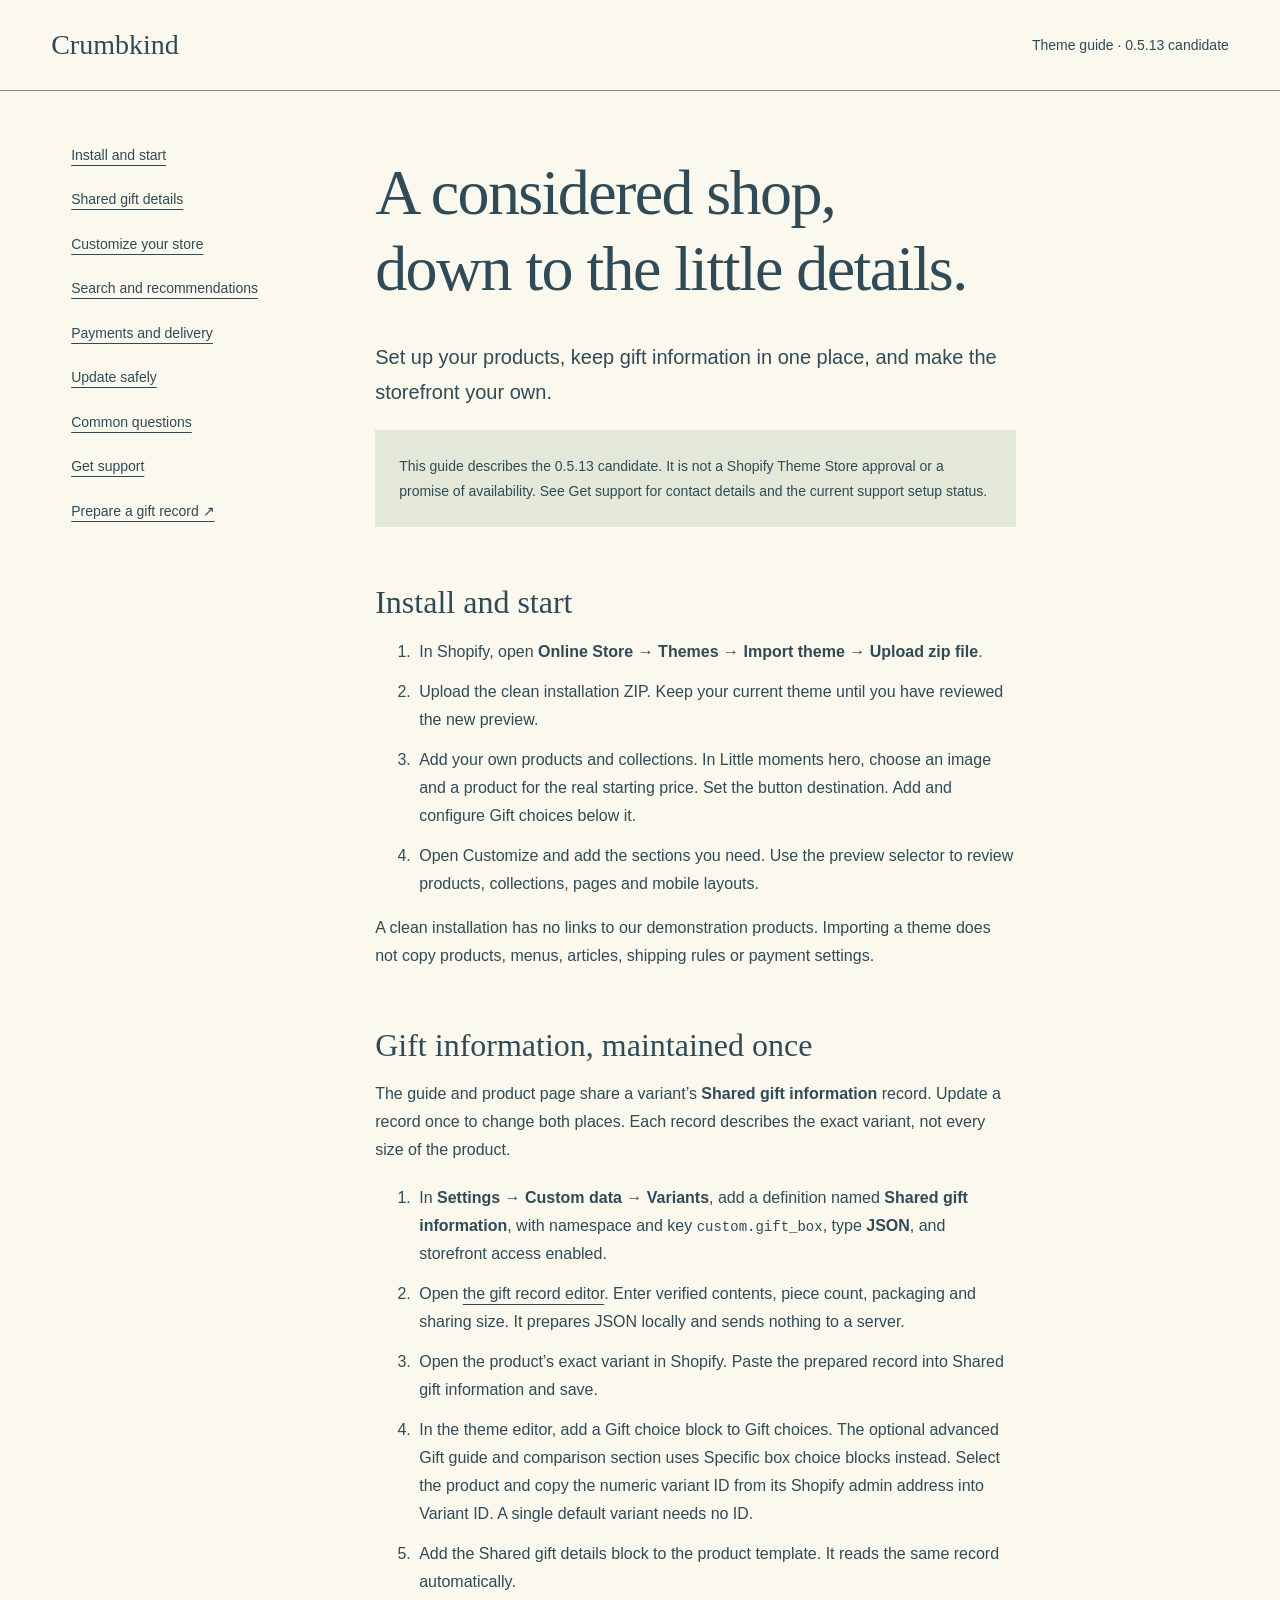
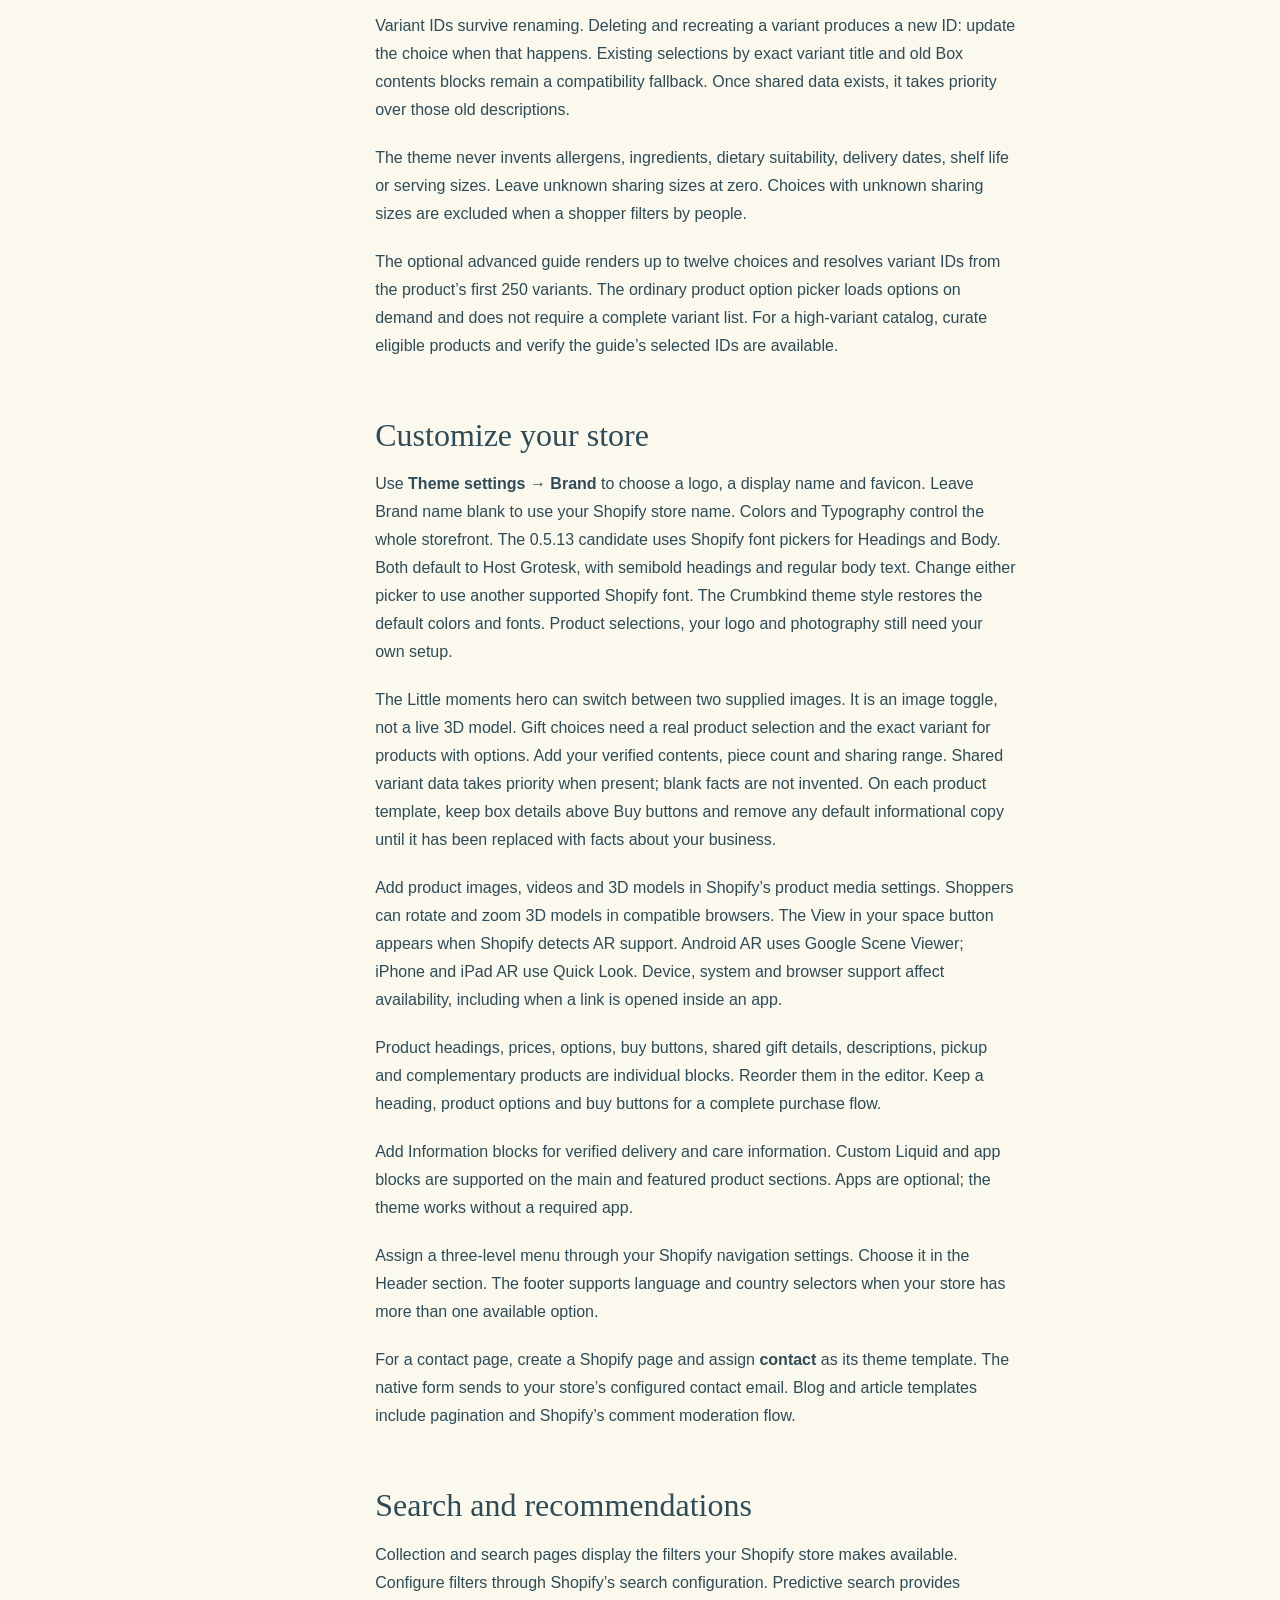
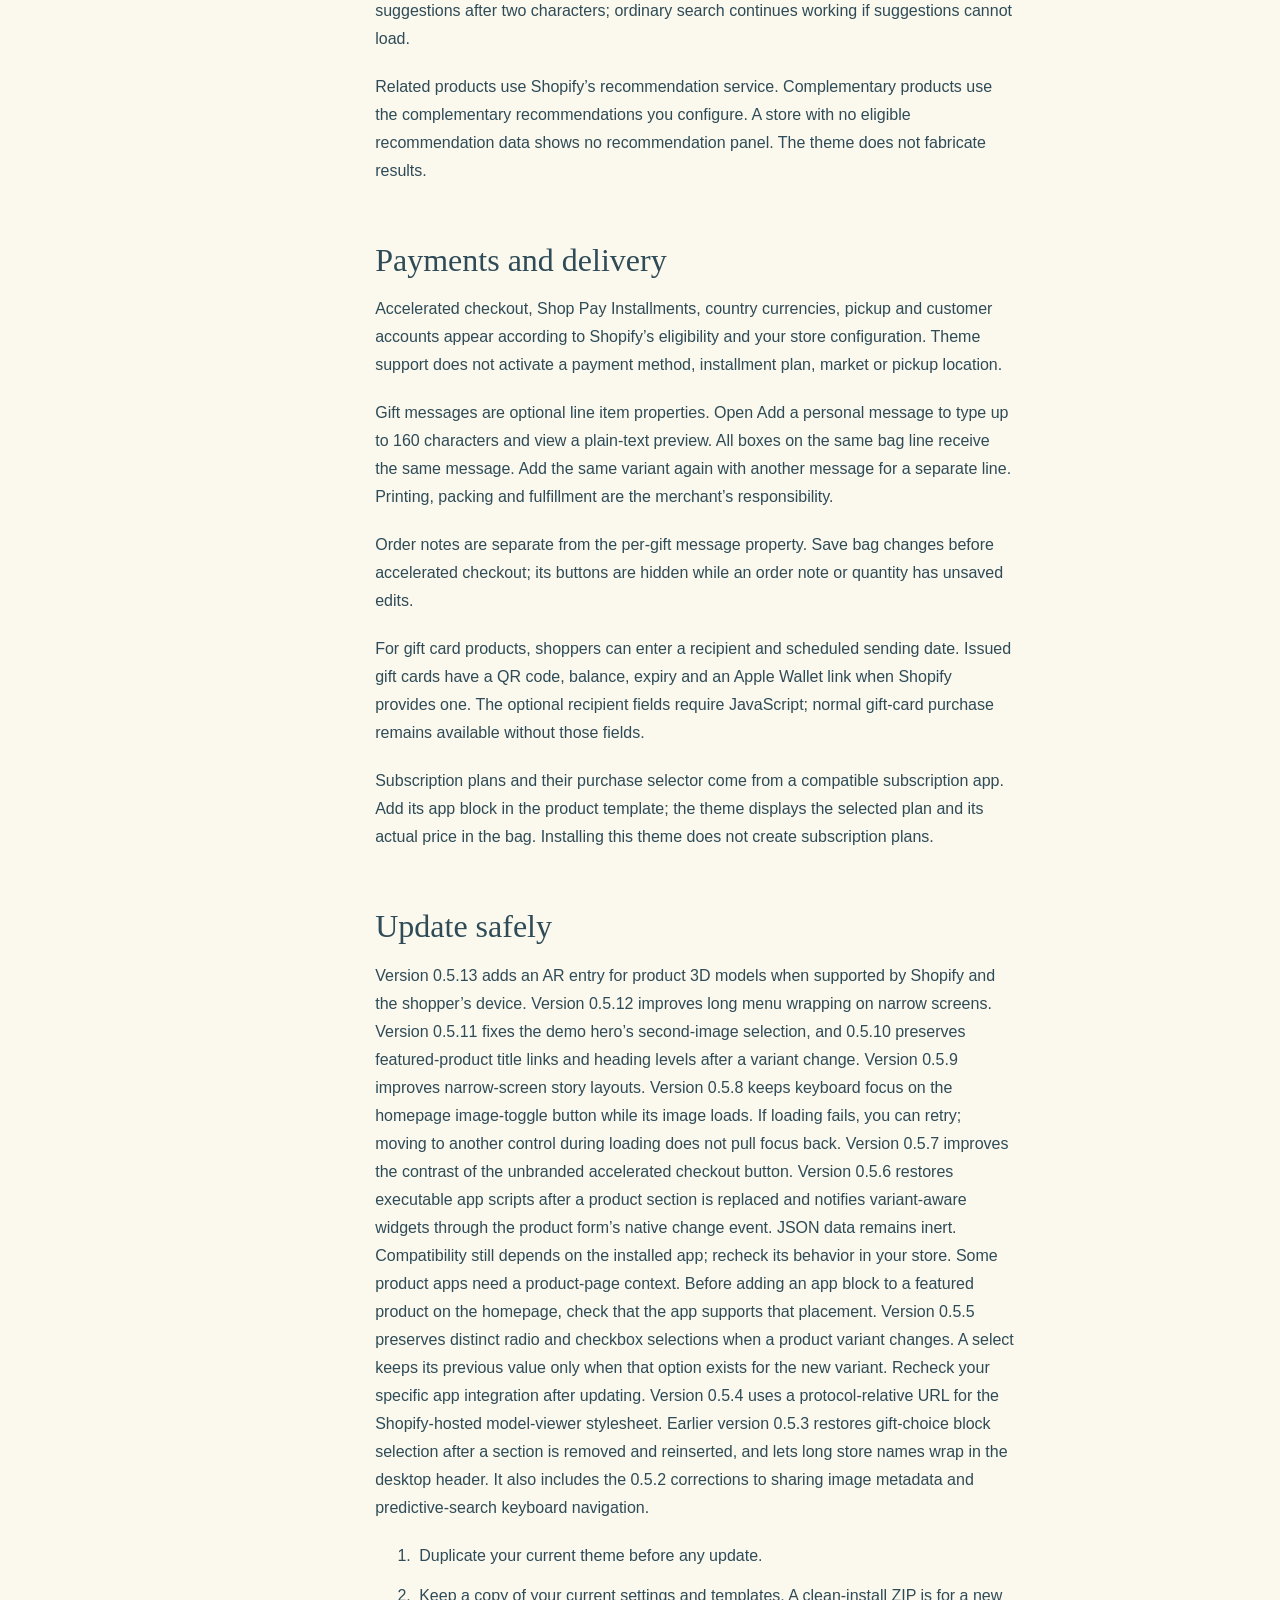
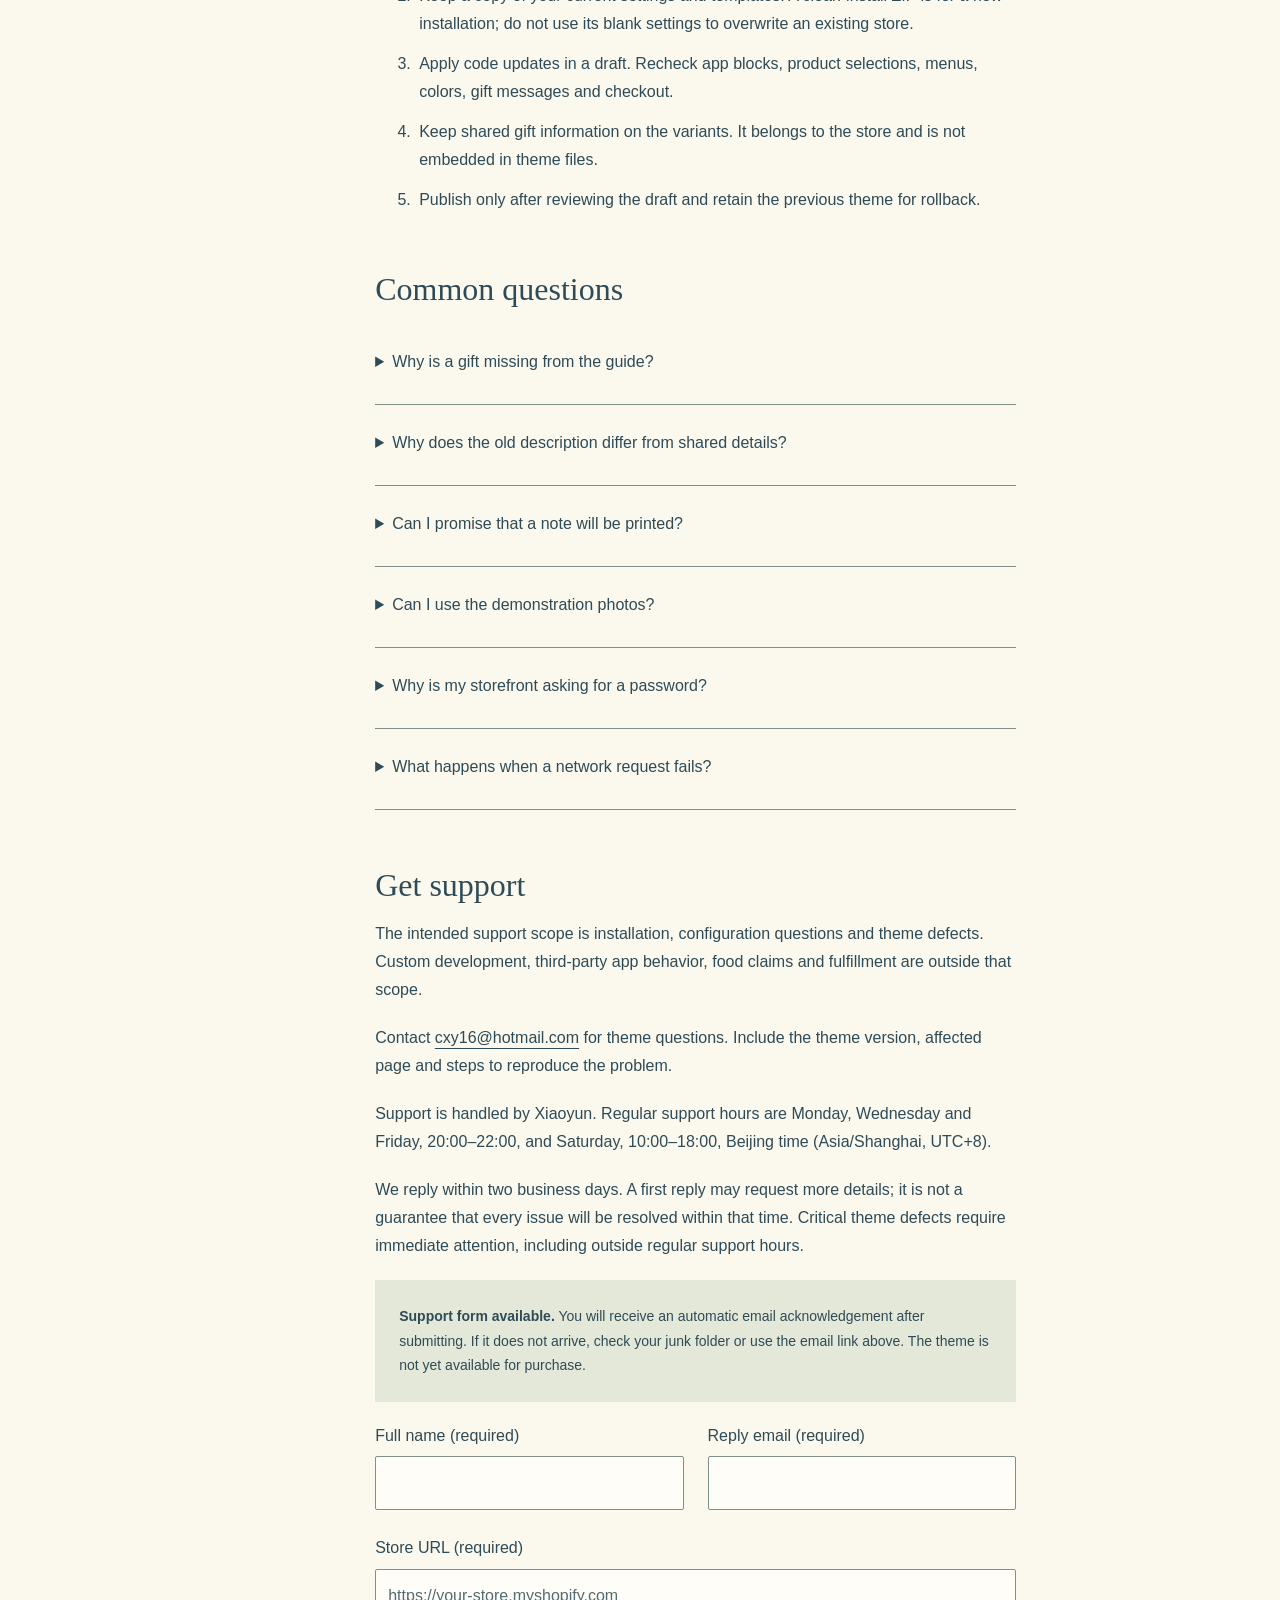
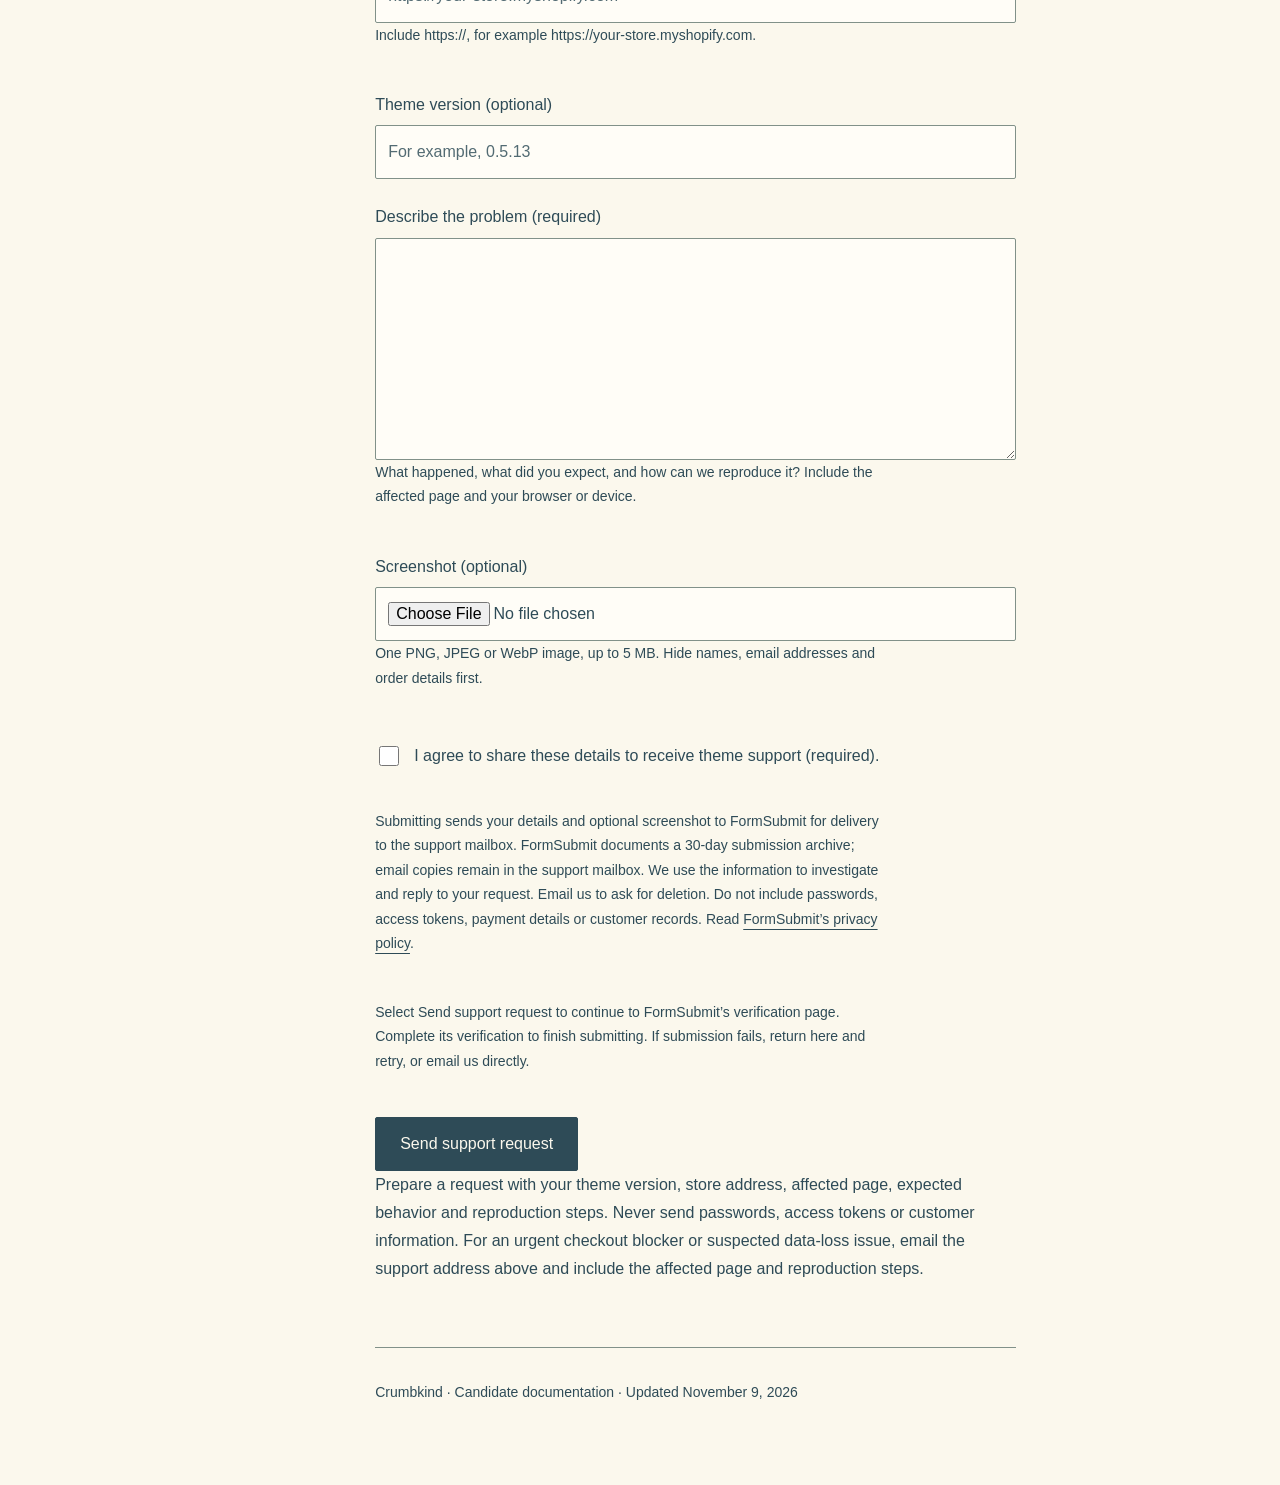
<file: index.html>
<!doctype html>
<html lang="en">
  <head>
    <meta charset="utf-8" />
    <meta name="viewport" content="width=device-width,initial-scale=1" />
    <title>Crumbkind — Theme guide</title>
    <link rel="stylesheet" href="guide.css" />
    <script src="support.js" defer></script>
  </head>
  <body>
    <a class="skip" href="#guide">Skip to guide</a>
    <header>
      <a href="index.html" class="brand">Crumbkind</a
      ><span>Theme guide · 0.5.13 candidate</span>
    </header>
    <div class="layout">
      <nav aria-label="Guide contents">
        <a href="#start">Install and start</a
        ><a href="#gift">Shared gift details</a
        ><a href="#editor">Customize your store</a
        ><a href="#discovery">Search and recommendations</a
        ><a href="#payments">Payments and delivery</a
        ><a href="#updates">Update safely</a><a href="#faq">Common questions</a
        ><a href="#support">Get support</a
        ><a href="gift-record-editor.html">Prepare a gift record ↗</a>
      </nav>
      <main id="guide">
        <h1>A considered shop, down to the little details.</h1>
        <p class="lead">
          Set up your products, keep gift information in one place, and make the
          storefront your own.
        </p>
        <p class="notice">
          This guide describes the 0.5.13 candidate. It is not a Shopify Theme
          Store approval or a promise of availability. See Get support for
          contact details and the current support setup status.
        </p>
        <section id="start">
          <h2>Install and start</h2>
          <ol>
            <li>
              In Shopify, open
              <strong
                >Online Store → Themes → Import theme → Upload zip file</strong
              >.
            </li>
            <li>
              Upload the clean installation ZIP. Keep your current theme until
              you have reviewed the new preview.
            </li>
            <li>
              Add your own products and collections. In Little moments hero,
              choose an image and a product for the real starting price. Set
              the button destination. Add and configure Gift choices below it.
            </li>
            <li>
              Open Customize and add the sections you need. Use the preview
              selector to review products, collections, pages and mobile
              layouts.
            </li>
          </ol>
          <p>
            A clean installation has no links to our demonstration products.
            Importing a theme does not copy products, menus, articles, shipping
            rules or payment settings.
          </p>
        </section>
        <section id="gift">
          <h2>Gift information, maintained once</h2>
          <p>
            The guide and product page share a variant’s
            <strong>Shared gift information</strong> record. Update a record
            once to change both places. Each record describes the exact variant,
            not every size of the product.
          </p>
          <ol>
            <li>
              In <strong>Settings → Custom data → Variants</strong>, add a
              definition named <strong>Shared gift information</strong>, with
              namespace and key <code>custom.gift_box</code>, type
              <strong>JSON</strong>, and storefront access enabled.
            </li>
            <li>
              Open <a href="gift-record-editor.html">the gift record editor</a>.
              Enter verified contents, piece count, packaging and sharing size.
              It prepares JSON locally and sends nothing to a server.
            </li>
            <li>
              Open the product’s exact variant in Shopify. Paste the prepared
              record into Shared gift information and save.
            </li>
            <li>
              In the theme editor, add a Gift choice block to Gift choices.
              The optional advanced Gift guide and comparison section uses
              Specific box choice blocks instead. Select the product and copy
              the numeric variant ID from its Shopify admin address into
              Variant ID. A single default variant needs no ID.
            </li>
            <li>
              Add the Shared gift details block to the product template. It
              reads the same record automatically.
            </li>
          </ol>
          <p>
            Variant IDs survive renaming. Deleting and recreating a variant
            produces a new ID: update the choice when that happens. Existing
            selections by exact variant title and old Box contents blocks remain
            a compatibility fallback. Once shared data exists, it takes priority
            over those old descriptions.
          </p>
          <p>
            The theme never invents allergens, ingredients, dietary suitability,
            delivery dates, shelf life or serving sizes. Leave unknown sharing
            sizes at zero. Choices with unknown sharing sizes are excluded when
            a shopper filters by people.
          </p>
          <p>
            The optional advanced guide renders up to twelve choices and resolves variant
            IDs from the product’s first 250 variants. The ordinary product
            option picker loads options on demand and does not require a
            complete variant list. For a high-variant catalog, curate eligible
            products and verify the guide’s selected IDs are available.
          </p>
        </section>
        <section id="editor">
          <h2>Customize your store</h2>
          <p>
            Use <strong>Theme settings → Brand</strong> to choose a logo, a
            display name and favicon. Leave Brand name blank to use your Shopify
            store name. Colors and Typography control the whole storefront.
            The 0.5.13 candidate uses Shopify font pickers for Headings and Body.
            Both default to Host Grotesk, with semibold headings and regular
            body text. Change either picker to use another supported Shopify
            font. The Crumbkind theme style restores the default colors and fonts.
            Product selections, your logo and photography still need your own setup.
          </p>
          <p>
            The Little moments hero can switch between two supplied images.
            It is an image toggle, not a live 3D model. Gift choices need a real
            product selection and the exact variant for products with options.
            Add your verified contents, piece count and sharing range. Shared
            variant data takes priority when present; blank facts are not
            invented. On each product template, keep box details above Buy
            buttons and remove any default informational copy until it has
            been replaced with facts about your business.
          </p>
          <p>
            Add product images, videos and 3D models in Shopify’s product media
            settings. Shoppers can rotate and zoom 3D models in compatible
            browsers. The View in your space button appears when Shopify
            detects AR support. Android AR uses Google Scene Viewer; iPhone
            and iPad AR use Quick Look. Device, system and browser support
            affect availability, including when a link is opened inside an app.
          </p>
          <p>
            Product headings, prices, options, buy buttons, shared gift details,
            descriptions, pickup and complementary products are individual
            blocks. Reorder them in the editor. Keep a heading, product options
            and buy buttons for a complete purchase flow.
          </p>
          <p>
            Add Information blocks for verified delivery and care information.
            Custom Liquid and app blocks are supported on the main and featured
            product sections. Apps are optional; the theme works without a
            required app.
          </p>
          <p>
            Assign a three-level menu through your Shopify navigation settings.
            Choose it in the Header section. The footer supports language and
            country selectors when your store has more than one available
            option.
          </p>
          <p>
            For a contact page, create a Shopify page and assign
            <strong>contact</strong> as its theme template. The native form
            sends to your store’s configured contact email. Blog and article
            templates include pagination and Shopify’s comment moderation flow.
          </p>
        </section>
        <section id="discovery">
          <h2>Search and recommendations</h2>
          <p>
            Collection and search pages display the filters your Shopify store
            makes available. Configure filters through Shopify’s search
            configuration. Predictive search provides suggestions after two
            characters; ordinary search continues working if suggestions cannot
            load.
          </p>
          <p>
            Related products use Shopify’s recommendation service. Complementary
            products use the complementary recommendations you configure. A
            store with no eligible recommendation data shows no recommendation
            panel. The theme does not fabricate results.
          </p>
        </section>
        <section id="payments">
          <h2>Payments and delivery</h2>
          <p>
            Accelerated checkout, Shop Pay Installments, country currencies,
            pickup and customer accounts appear according to Shopify’s
            eligibility and your store configuration. Theme support does not
            activate a payment method, installment plan, market or pickup
            location.
          </p>
          <p>
            Gift messages are optional line item properties. Open Add a personal
            message to type up to 160 characters and view a plain-text preview.
            All boxes on the same bag
            line receive the same message. Add the same variant again with
            another message for a separate line. Printing, packing and
            fulfillment are the merchant’s responsibility.
          </p>
          <p>
            Order notes are separate from the per-gift message property. Save bag
            changes before accelerated checkout; its buttons are hidden while an
            order note or quantity has unsaved edits.
          </p>
          <p>
            For gift card products, shoppers can enter a recipient and scheduled
            sending date. Issued gift cards have a QR code, balance, expiry and
            an Apple Wallet link when Shopify provides one. The optional
            recipient fields require JavaScript; normal gift-card purchase
            remains available without those fields.
          </p>
          <p>
            Subscription plans and their purchase selector come from a compatible
            subscription app. Add its app block in the product template; the
            theme displays the selected plan and its actual price in the bag.
            Installing this theme does not create subscription plans.
          </p>
        </section>
        <section id="updates">
          <h2>Update safely</h2>
          <p>
            Version 0.5.13 adds an AR entry for product 3D models when supported
            by Shopify and the shopper’s device. Version 0.5.12 improves long
            menu wrapping on narrow screens. Version 0.5.11 fixes the demo hero’s
            second-image selection, and 0.5.10 preserves featured-product title
            links and heading levels after a variant change. Version 0.5.9
            improves narrow-screen story layouts.
            Version 0.5.8 keeps keyboard focus on the homepage image-toggle button
            while its image loads. If loading fails, you can retry; moving to
            another control during loading does not pull focus back.
            Version 0.5.7 improves the contrast of the unbranded accelerated
            checkout button. Version 0.5.6 restores executable app scripts after a product
            section is replaced and notifies variant-aware widgets through the
            product form’s native change event. JSON data remains inert.
            Compatibility still depends on the installed app; recheck its
            behavior in your store. Some product apps need a product-page
            context. Before adding an app block to a featured product on the
            homepage, check that the app supports that placement. Version 0.5.5 preserves distinct radio and checkbox selections when
            a product variant changes. A select keeps its previous value only
            when that option exists for the new variant. Recheck your specific
            app integration after updating. Version 0.5.4 uses a protocol-relative
            URL for the Shopify-hosted model-viewer stylesheet.
            Earlier version 0.5.3 restores gift-choice
            block selection after a section
            is removed and reinserted, and lets long store names wrap in the
            desktop header. It also includes the 0.5.2 corrections to sharing
            image metadata and predictive-search keyboard navigation.
          </p>
          <ol>
            <li>Duplicate your current theme before any update.</li>
            <li>
              Keep a copy of your current settings and templates. A
              clean-install ZIP is for a new installation; do not use its blank
              settings to overwrite an existing store.
            </li>
            <li>
              Apply code updates in a draft. Recheck app blocks, product
              selections, menus, colors, gift messages and checkout.
            </li>
            <li>
              Keep shared gift information on the variants. It belongs to the
              store and is not embedded in theme files.
            </li>
            <li>
              Publish only after reviewing the draft and retain the previous
              theme for rollback.
            </li>
          </ol>
        </section>
        <section id="faq">
          <h2>Common questions</h2>
          <details>
            <summary>Why is a gift missing from the guide?</summary>
            <p>
              Check the product, variant ID, availability and the people filter.
              Deleted variants and incomplete selections are not shown. A price
              cap applies to the exact variant, not the product’s lowest
              starting price.
            </p>
          </details>
          <details>
            <summary>
              Why does the old description differ from shared details?
            </summary>
            <p>
              Shared details take priority, but a product’s written description
              remains merchant content. Remove repeated quantities or serving
              claims from that description if you want the shared record to be
              the only place you maintain them.
            </p>
          </details>
          <details>
            <summary>Can I promise that a note will be printed?</summary>
            <p>
              Only if your fulfillment process supports it. The theme stores the
              message with the order; it does not print or send a physical card.
            </p>
          </details>
          <details>
            <summary>Can I use the demonstration photos?</summary>
            <p>
              The clean theme ZIP does not include the demo’s stock photos. Use
              assets you own or have licensed, and keep their original license
              records. Do not present mood photographs as actual product
              photography.
            </p>
          </details>
          <details>
            <summary>Why is my storefront asking for a password?</summary>
            <p>
              A development store can remain password protected even when its
              theme is published. Manage access in Online Store → Preferences.
              Theme publication does not purchase a Shopify plan.
            </p>
          </details>
          <details>
            <summary>What happens when a network request fails?</summary>
            <p>
              Variant selection blocks purchasing until the selection is
              confirmed and exposes a normal-page fallback. Bag errors keep
              visible messages and notes for recovery. Review the bag before
              retrying an uncertain update.
            </p>
          </details>
        </section>
        <section id="support">
          <h2>Get support</h2>
          <p>
            The intended support scope is installation, configuration questions
            and theme defects. Custom development, third-party app behavior,
            food claims and fulfillment are outside that scope.
          </p>
          <p>
            Contact <a href="mailto:cxy16@hotmail.com">cxy16@hotmail.com</a>
            for theme questions. Include the theme version, affected page and
            steps to reproduce the problem.
          </p>
          <p>
            Support is handled by Xiaoyun. Regular support hours are Monday,
            Wednesday and Friday, 20:00–22:00, and Saturday, 10:00–18:00,
            Beijing time (Asia/Shanghai, UTC+8).
          </p>
          <p>
            We reply within two business days. A first reply may request
            more details; it is not a guarantee that every issue will be
            resolved within that time. Critical theme defects require
            immediate attention, including outside regular support hours.
          </p>
          <p class="notice" id="support-setup">
            <strong>Support form available.</strong> You will receive an automatic
            email acknowledgement after submitting. If it does not arrive,
            check your junk folder or use the email link above.
            The theme is not yet available for purchase.
          </p>
          <form id="support-form" action="https://formsubmit.co/cxy16@hotmail.com"
            method="post" enctype="multipart/form-data" aria-describedby="support-setup support-privacy">
            <input type="hidden" name="_subject" value="Crumbkind — theme support" />
            <input type="hidden" name="_template" value="table" />
            <input type="hidden" name="_next" value="https://cxy486.github.io/crumb-kind-docs/thanks.html" />
            <input type="hidden" name="_autoresponse" value="We received your Crumbkind theme support request. This is an automatic acknowledgement, not a resolution. Keep your theme version, affected page and reproduction steps in this conversation. Do not send passwords, payment information or customer data. You can reply to the theme owner at cxy16@hotmail.com." />
            <input type="hidden" name="theme" value="Crumbkind" />
            <div class="pair">
              <div>
                <label for="support-name">Full name (required)</label>
                <input id="support-name" name="name" autocomplete="name" maxlength="120" required />
              </div>
              <div>
                <label for="support-email">Reply email (required)</label>
                <input id="support-email" name="email" type="email" autocomplete="email" maxlength="254" required />
              </div>
            </div>
            <div>
              <label for="support-store">Store URL (required)</label>
              <input id="support-store" name="store_url" type="url" inputmode="url" autocomplete="url"
                placeholder="https://your-store.myshopify.com" maxlength="2048" aria-describedby="support-store-help" required />
              <p class="help" id="support-store-help">Include https://, for example https://your-store.myshopify.com.</p>
            </div>
            <div>
              <label for="support-version">Theme version (optional)</label>
              <input id="support-version" name="theme_version" maxlength="40" placeholder="For example, 0.5.13" />
            </div>
            <div>
              <label for="support-message">Describe the problem (required)</label>
              <textarea id="support-message" name="message" rows="7" maxlength="10000"
                aria-describedby="support-message-help" required></textarea>
              <p class="help" id="support-message-help">What happened, what did you expect, and how can we reproduce it? Include the affected page and your browser or device.</p>
            </div>
            <div>
              <label for="support-image">Screenshot (optional)</label>
              <input id="support-image" name="attachment" type="file" accept="image/png,image/jpeg,image/webp"
                aria-describedby="support-image-help support-file-error" />
              <p class="help" id="support-image-help">One PNG, JPEG or WebP image, up to 5 MB. Hide names, email addresses and order details first.</p>
              <p id="support-file-error" class="help error" role="status" aria-live="polite"></p>
            </div>
            <fieldset>
              <label for="support-consent">
                <input id="support-consent" name="support_consent" type="checkbox" value="agreed" required />
                <span>I agree to share these details to receive theme support (required).</span>
              </label>
            </fieldset>
            <p class="help" id="support-privacy">
              Submitting sends your details and optional screenshot to FormSubmit
              for delivery to the support mailbox. FormSubmit documents a 30-day
              submission archive; email copies remain in the support mailbox.
              We use the information to investigate and reply to your request.
              Email us to ask for deletion. Do not include passwords, access
              tokens, payment details or customer records.
              Read <a href="https://formsubmit.co/privacy.pdf" rel="noopener noreferrer">FormSubmit’s privacy policy</a>.
            </p>
            <p class="help">Select Send support request to continue to FormSubmit’s verification page. Complete its verification to finish submitting. If submission fails, return here and retry, or email us directly.</p>
            <button type="submit">Send support request</button>
          </form>
          <p>
            Prepare a request with your theme version, store address, affected
            page, expected behavior and reproduction steps. Never send
            passwords, access tokens or customer information. For an urgent
            checkout blocker or suspected data-loss issue, email the support
            address above and include the affected page and reproduction steps.
          </p>
        </section>
        <footer>
          Crumbkind · Candidate documentation · Updated November 9, 2026
        </footer>
      </main>
    </div>
  </body>
</html>
</file>
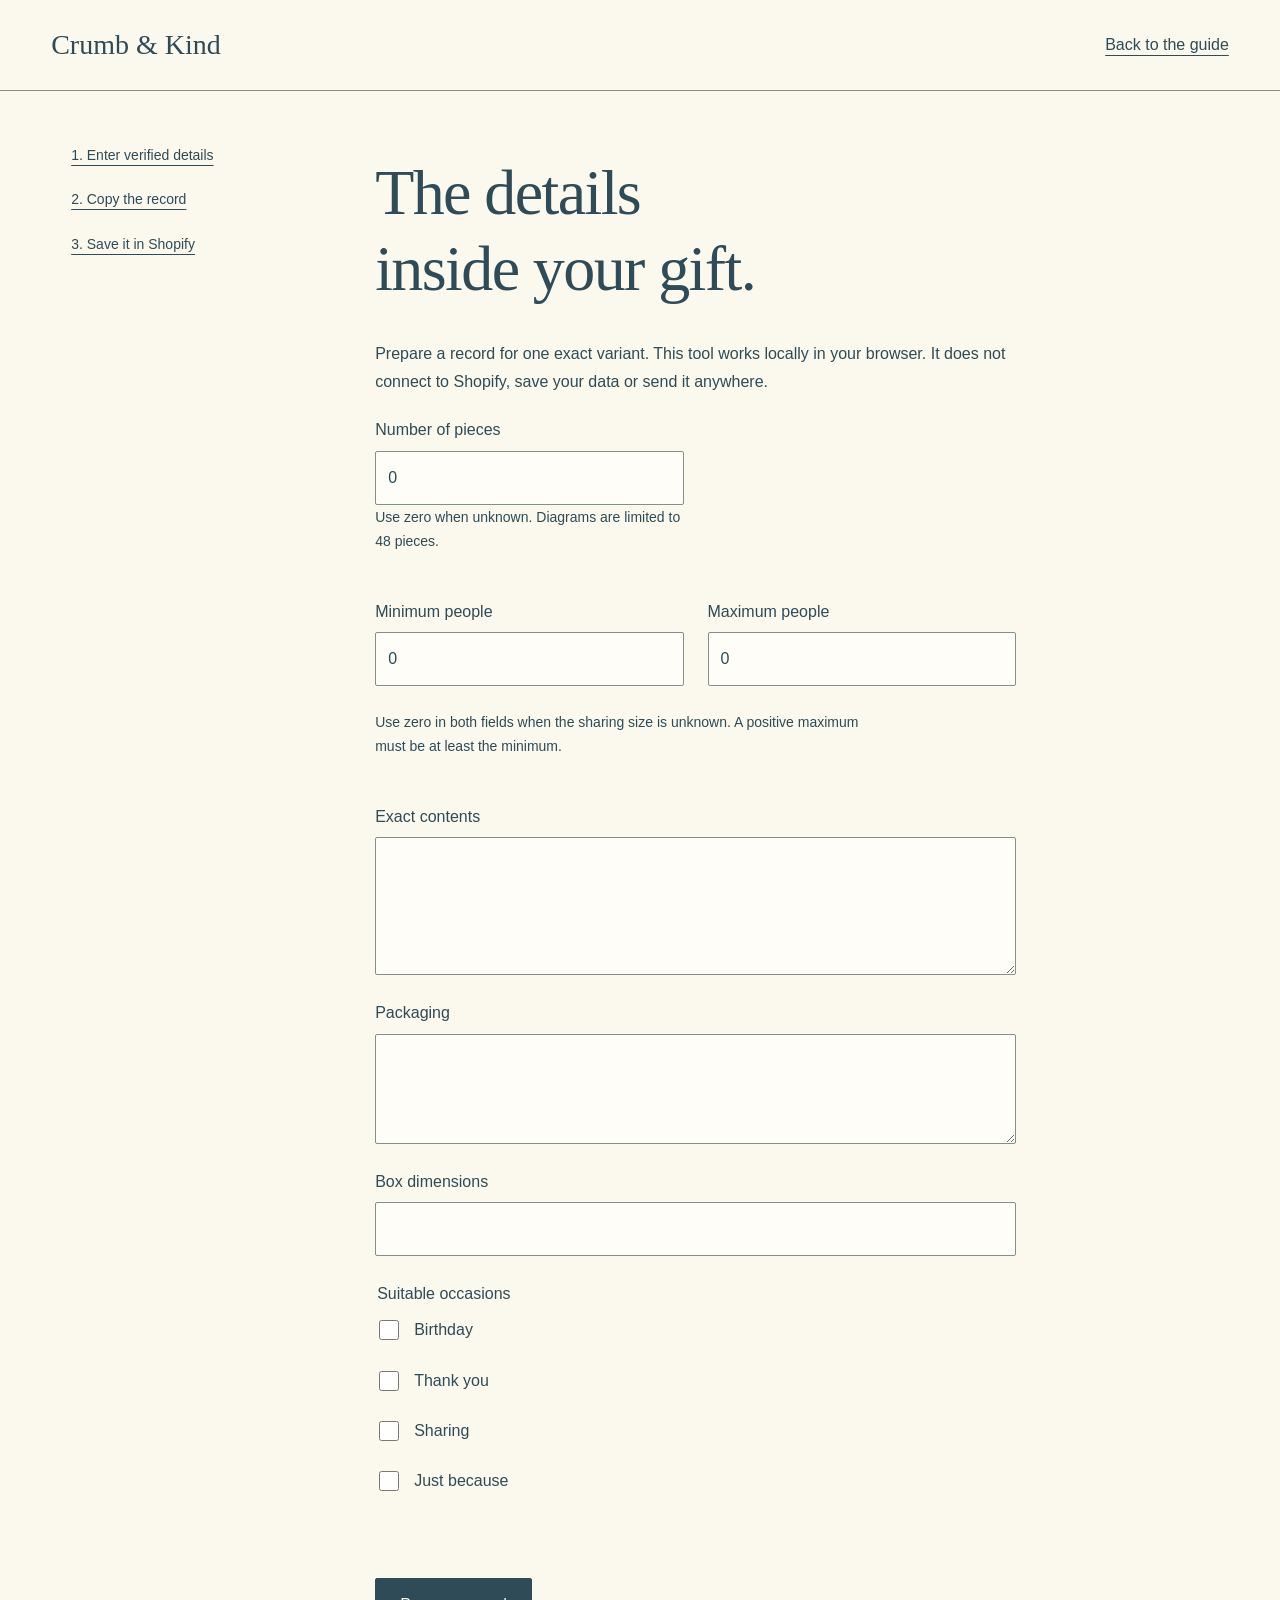
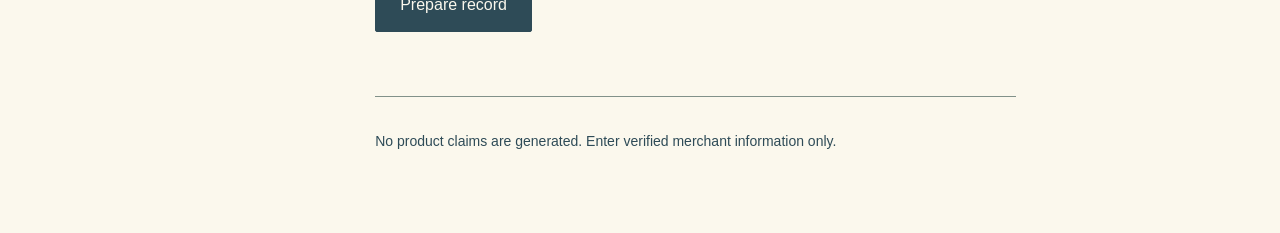
<file: gift-record-editor.html>
<!doctype html>
<html lang="en">
  <head>
    <meta charset="utf-8" />
    <meta name="viewport" content="width=device-width,initial-scale=1" />
    <title>Prepare gift information — Crumb and Kind</title>
    <link rel="stylesheet" href="guide.css" />
    <script src="gift-record-editor.js" defer></script>
  </head>
  <body>
    <a class="skip" href="#editor">Skip to editor</a>
    <header>
      <a class="brand" href="index.html">Crumb &amp; Kind</a
      ><a href="index.html#gift">Back to the guide</a>
    </header>
    <div class="layout">
      <nav aria-label="Steps">
        <a href="#editor">1. Enter verified details</a
        ><a href="#output">2. Copy the record</a
        ><a href="index.html#gift">3. Save it in Shopify</a>
      </nav>
      <main id="editor">
        <h1>The details inside your gift.</h1>
        <p>
          Prepare a record for one exact variant. This tool works locally in
          your browser. It does not connect to Shopify, save your data or send
          it anywhere.
        </p>
        <form id="gift-form">
          <div class="pair">
            <div>
              <label for="pieces">Number of pieces</label
              ><input
                id="pieces"
                name="pieces"
                type="number"
                min="0"
                max="1000"
                step="1"
                value="0"
                required
              />
              <p class="help">
                Use zero when unknown. Diagrams are limited to 48 pieces.
              </p>
            </div>
          </div>
          <div class="pair">
            <div>
              <label for="people-min">Minimum people</label
              ><input
                id="people-min"
                name="people_min"
                type="number"
                min="0"
                max="1000"
                step="1"
                value="0"
                required
              />
            </div>
            <div>
              <label for="people-max">Maximum people</label
              ><input
                id="people-max"
                name="people_max"
                type="number"
                min="0"
                max="1000"
                step="1"
                value="0"
                required
              />
            </div>
          </div>
          <p class="help">
            Use zero in both fields when the sharing size is unknown. A positive
            maximum must be at least the minimum.
          </p>
          <div>
            <label for="contents">Exact contents</label
            ><textarea
              id="contents"
              name="contents"
              rows="4"
              maxlength="4000"
            ></textarea>
          </div>
          <div>
            <label for="packaging">Packaging</label
            ><textarea
              id="packaging"
              name="packaging"
              rows="3"
              maxlength="1000"
            ></textarea>
          </div>
          <div>
            <label for="dimensions">Box dimensions</label
            ><input id="dimensions" name="dimensions" maxlength="500" />
          </div>
          <fieldset>
            <legend>Suitable occasions</legend>
            <label
              ><input
                type="checkbox"
                name="occasions"
                value="birthday"
              />Birthday</label
            ><label
              ><input type="checkbox" name="occasions" value="thanks" />Thank
              you</label
            ><label
              ><input
                type="checkbox"
                name="occasions"
                value="sharing"
              />Sharing</label
            ><label
              ><input
                type="checkbox"
                name="occasions"
                value="just_because"
              />Just because</label
            >
          </fieldset>
          <p id="validation" class="error" role="status"></p>
          <button type="submit">Prepare record</button>
        </form>
        <section id="output" hidden>
          <h2>Your shared record</h2>
          <p>
            Copy this JSON into the variant’s Shared gift information field and
            save it in Shopify. The theme reads it on both the gift guide and
            the product page.
          </p>
          <pre id="record" tabindex="0"></pre>
          <div class="actions">
            <button id="copy" type="button">Copy record</button
            ><button id="download" type="button">Download JSON</button>
          </div>
          <p id="copy-status" role="status"></p>
        </section>
        <footer>
          No product claims are generated. Enter verified merchant information
          only.
        </footer>
      </main>
    </div>
  </body>
</html>
</file>
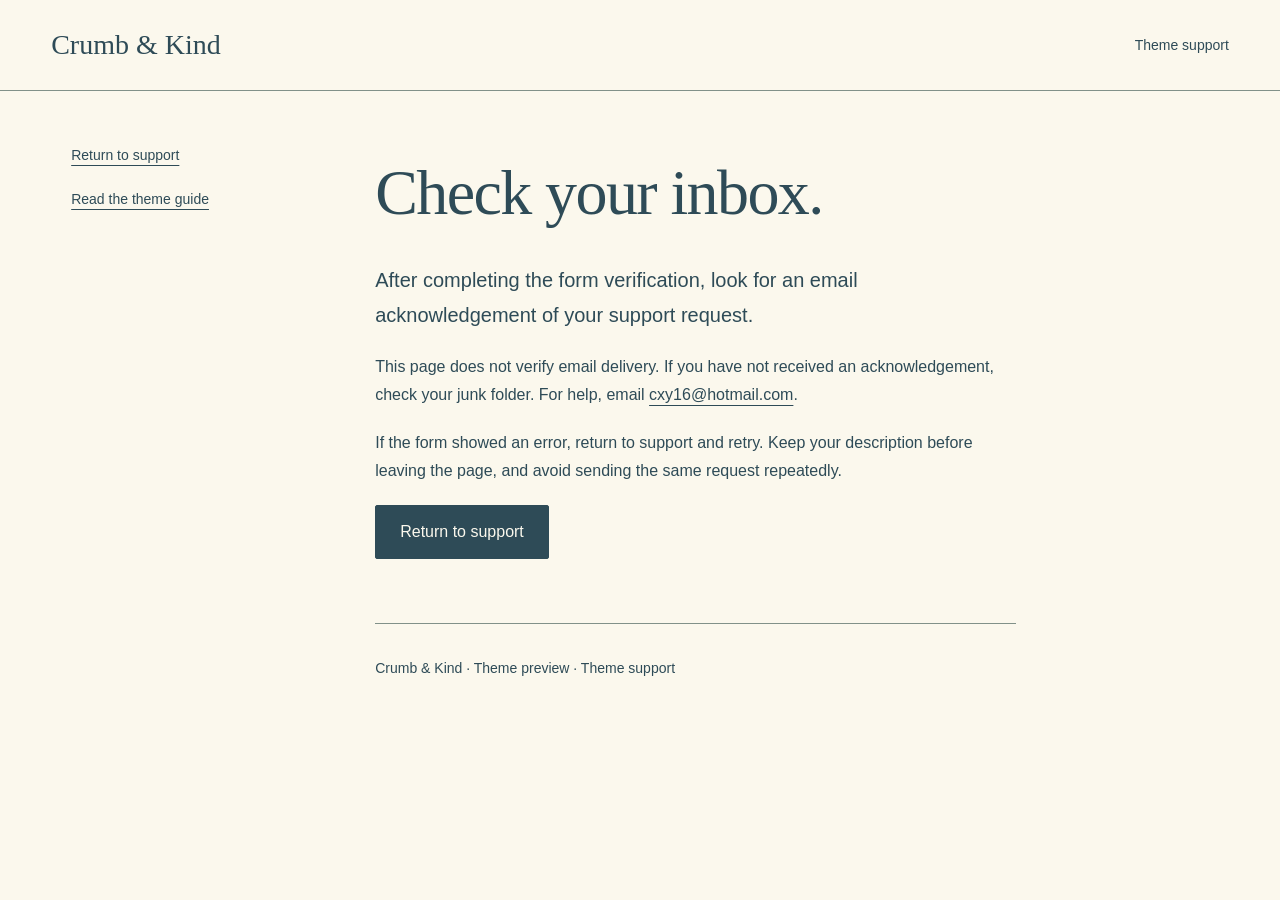
<file: thanks.html>
<!doctype html>
<html lang="en">
  <head>
    <meta charset="utf-8" />
    <meta name="viewport" content="width=device-width,initial-scale=1" />
    <title>Crumb and Kind — Check your inbox</title>
    <link rel="stylesheet" href="guide.css" />
  </head>
  <body>
    <a class="skip" href="#result">Skip to message</a>
    <header><a href="index.html" class="brand">Crumb &amp; Kind</a><span>Theme support</span></header>
    <div class="layout">
      <nav aria-label="Support navigation"><a href="index.html#support">Return to support</a><a href="index.html">Read the theme guide</a></nav>
      <main id="result">
        <h1>Check your inbox.</h1>
        <p class="lead">After completing the form verification, look for an email acknowledgement of your support request.</p>
        <p>This page does not verify email delivery. If you have not received an acknowledgement, check your junk folder. For help, email <a href="mailto:cxy16@hotmail.com">cxy16@hotmail.com</a>.</p>
        <p>If the form showed an error, return to support and retry. Keep your description before leaving the page, and avoid sending the same request repeatedly.</p>
        <a class="button" href="index.html#support">Return to support</a>
        <footer>Crumb &amp; Kind · Theme preview · Theme support</footer>
      </main>
    </div>
  </body>
</html>
</file>
<file: guide.css>
:root {
  --paper: #fbf8ed;
  --ink: #2e4b57;
  --sage: #e4e8d8;
  --line: #819189;
  color-scheme: light;
  scrollbar-color: var(--ink) var(--paper);
}
* {
  box-sizing: border-box;
}
body {
  margin: 0;
  background: var(--paper);
  color: var(--ink);
  font:
    400 16px/1.75 -apple-system,
    BlinkMacSystemFont,
    "Segoe UI",
    sans-serif;
  caret-color: var(--ink);
}
a {
  color: inherit;
  text-underline-offset: 5px;
}
header {
  display: flex;
  justify-content: space-between;
  gap: 2rem;
  align-items: center;
  padding: 1.75rem 4vw;
  border-bottom: 1px solid var(--line);
}
header span {
  font-size: 0.875rem;
}
.brand {
  font:
    400 1.75rem/1.2 Palatino,
    serif;
  text-decoration: none;
}
.layout {
  display: grid;
  grid-template-columns: 15rem minmax(0, 1fr);
  gap: 5vw;
  max-width: 1240px;
  margin: auto;
  padding: 3rem 4vw;
}
.layout > nav {
  display: flex;
  flex-direction: column;
  align-items: start;
  gap: 0.75rem;
  align-self: start;
  position: sticky;
  top: 2rem;
  font-size: 0.875rem;
}
.layout > nav a {
  padding-block: 0.25rem;
}
main {
  max-width: 72ch;
  min-width: 0;
}
h1,
h2,
h3 {
  font-family: Palatino, "Palatino Linotype", serif;
  font-weight: 400;
  line-height: 1.2;
  text-wrap: balance;
}
h1 {
  font-size: clamp(2.5rem, 5vw, 4rem);
  letter-spacing: -0.025em;
  margin-block: 1rem 2rem;
}
h2 {
  font-size: 2rem;
  margin-block: 3.5rem 1rem;
}
p {
  margin-block: 0 1.25rem;
}
.lead {
  font-size: 1.25rem;
}
.notice {
  padding: 1.5rem;
  background: var(--sage);
  font-size: 0.875rem;
}
li {
  padding-inline-start: 0.25rem;
  margin-block: 0.75rem;
}
code,
pre {
  font-size: 0.875rem;
  overflow-wrap: anywhere;
}
pre {
  white-space: pre-wrap;
  background: var(--sage);
  padding: 1.5rem;
}
details {
  border-bottom: 1px solid var(--line);
  padding-block: 1.5rem;
}
summary {
  cursor: pointer;
  font-weight: 500;
  min-height: 2rem;
}
details p {
  margin-block: 1rem 0.5rem;
}
footer {
  border-top: 1px solid var(--line);
  margin-top: 4rem;
  padding-block: 2rem;
  font-size: 0.875rem;
}
.skip {
  position: fixed;
  top: -6rem;
  background: var(--ink);
  color: var(--paper);
  padding: 1rem;
  z-index: 10;
}
.skip:focus {
  top: 1rem;
}
:focus-visible {
  outline: 3px solid var(--ink);
  outline-offset: 4px;
}
::selection {
  background: #efdc96;
}
label {
  display: block;
  font-weight: 500;
  margin-bottom: 0.4rem;
}
input,
textarea,
button,
select {
  font: inherit;
  color: inherit;
}
input:not([type="checkbox"]),
textarea,
select {
  display: block;
  width: 100%;
  padding: 0.75rem;
  border: 1px solid var(--line);
  background: #fffdf7;
  border-radius: 2px;
}
input[type="checkbox"] {
  width: 20px;
  height: 20px;
  accent-color: var(--ink);
}
form {
  display: grid;
  gap: 1.5rem;
}
form fieldset {
  padding: 0;
  border: 0;
  margin: 0;
}
form fieldset label {
  display: flex;
  gap: 0.75rem;
  align-items: center;
  min-height: 2.75rem;
  font-weight: 400;
}
.pair {
  display: grid;
  grid-template-columns: 1fr 1fr;
  gap: 1.5rem;
}
button,
.button {
  display: inline-flex;
  justify-content: center;
  align-items: center;
  min-height: 3rem;
  padding: 0.75rem 1.5rem;
  background: var(--ink);
  color: var(--paper);
  border: 1px solid var(--ink);
  border-radius: 2px;
  cursor: pointer;
  justify-self: start;
  text-decoration: none;
}
button:disabled {
  opacity: 0.5;
  cursor: not-allowed;
}
.help {
  font-size: 0.875rem;
  max-width: 65ch;
}
.error {
  font-weight: 500;
}
.actions {
  display: flex;
  gap: 1rem;
  flex-wrap: wrap;
}
section {
  scroll-margin-block-start: 2rem;
}
@media (max-width: 760px) {
  header {
    align-items: start;
    flex-direction: column;
    gap: 0.75rem;
  }
  .layout {
    grid-template-columns: minmax(0, 1fr);
    gap: 2rem;
    padding: 2rem 1.25rem;
  }
  .layout > nav {
    position: static;
    flex-direction: row;
    flex-wrap: wrap;
    gap: 0.5rem 1.25rem;
    border-bottom: 1px solid var(--line);
    padding-bottom: 1.5rem;
  }
  .pair {
    grid-template-columns: minmax(0, 1fr);
  }
}
@media (prefers-reduced-motion: reduce) {
  html {
    scroll-behavior: auto;
  }
}

button:hover,
.button:hover {
  background: #3c606a;
}
input::placeholder,
textarea::placeholder {
  color: #536b73;
  opacity: 1;
}
button:active {
  background: #263f49;
}
</file>
